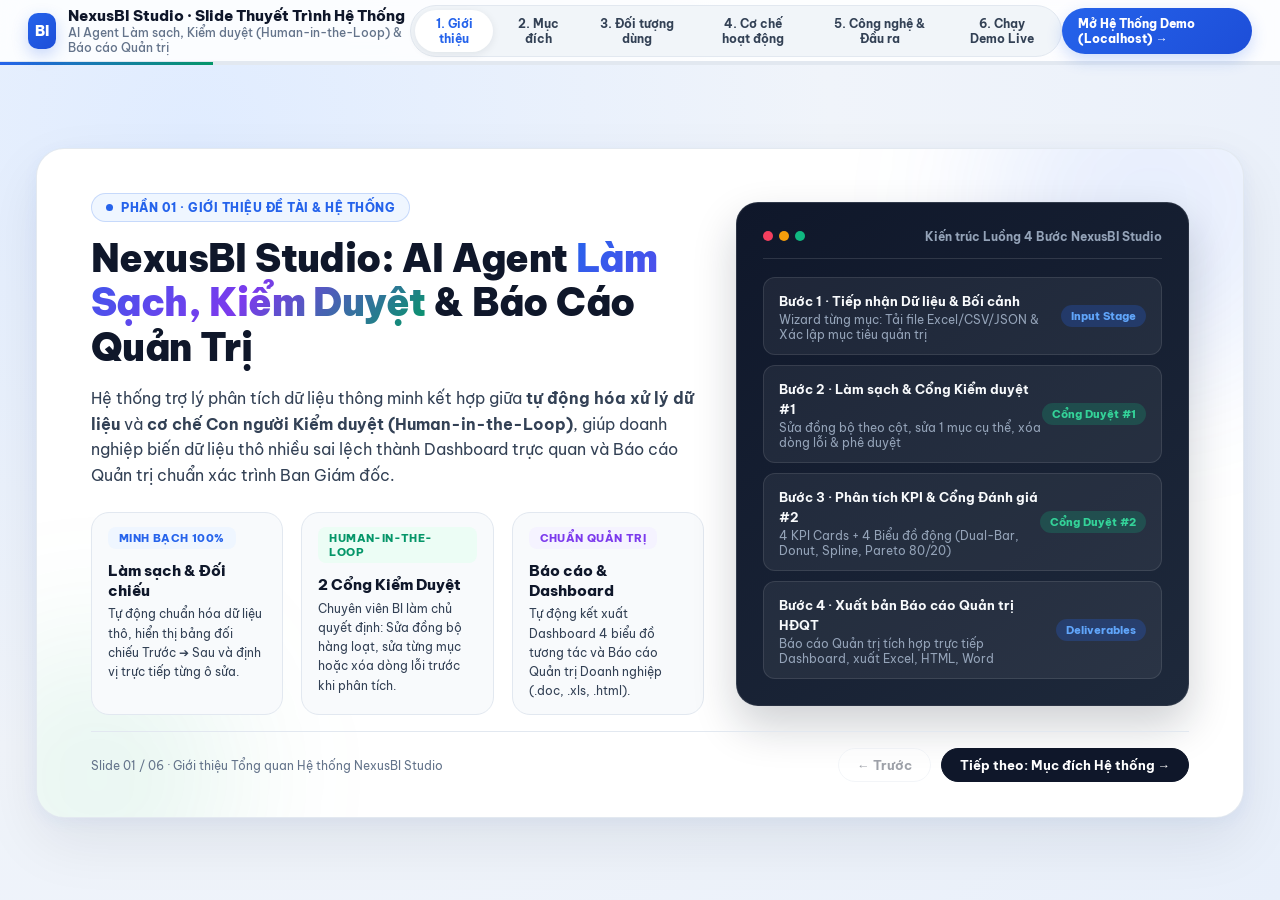
<file: slide.html>
<!DOCTYPE html>
<html lang="vi">
<head>
  <meta charset="UTF-8" />
  <meta name="viewport" content="width=device-width, initial-scale=1.0" />
  <title>Slide Thuyết Trình · Hệ Thống AI Agent Phân Tích & Quản Trị Dữ Liệu NexusBI</title>
  <link rel="preconnect" href="https://fonts.googleapis.com" />
  <link rel="preconnect" href="https://fonts.gstatic.com" crossorigin />
  <link href="https://fonts.googleapis.com/css2?family=Be+Vietnam+Pro:wght@400;500;600;700;800;900&display=swap" rel="stylesheet" />
  <style>
    :root {
      --bg-page: #f0f4fa;
      --bg-slide: #ffffff;
      --text-main: #0f172a;
      --text-sec: #334155;
      --text-muted: #64748b;
      --blue: #2563eb;
      --blue-dark: #1e3a8a;
      --blue-soft: #eff6ff;
      --emerald: #059669;
      --emerald-soft: #ecfdf5;
      --purple: #7c3aed;
      --purple-soft: #f5f3ff;
      --amber: #d97706;
      --amber-soft: #fffbeb;
      --rose: #e11d48;
      --rose-soft: #fff1f2;
      --border: #e2e8f0;
      --shadow-xl: 0 24px 60px rgba(15, 23, 42, 0.08), 0 4px 16px rgba(37, 99, 235, 0.05);
    }

    * {
      box-sizing: border-box;
      margin: 0;
      padding: 0;
    }

    body {
      font-family: 'Be Vietnam Pro', -apple-system, BlinkMacSystemFont, sans-serif;
      background: radial-gradient(circle at 15% 15%, #e0ecff 0%, #f0f4fa 48%, #e8effa 100%);
      color: var(--text-main);
      height: 100vh;
      overflow: hidden;
      display: flex;
      flex-direction: column;
      user-select: none;
    }

    /* TOP PRESENTATION BAR */
    .deck-topbar {
      height: 62px;
      padding: 0 28px;
      display: flex;
      align-items: center;
      justify-content: space-between;
      background: rgba(255, 255, 255, 0.85);
      backdrop-filter: blur(14px);
      border-bottom: 1px solid var(--border);
      z-index: 20;
      flex-shrink: 0;
    }

    .brand-left {
      display: flex;
      align-items: center;
      gap: 12px;
    }

    .brand-mark {
      width: 36px;
      height: 36px;
      border-radius: 10px;
      background: linear-gradient(135deg, #2563eb, #1d4ed8);
      color: #fff;
      font-weight: 900;
      font-size: 14px;
      display: flex;
      align-items: center;
      justify-content: center;
      box-shadow: 0 6px 16px rgba(37, 99, 235, 0.25);
    }

    .brand-title {
      font-size: 14.5px;
      font-weight: 800;
      color: var(--text-main);
    }

    .brand-sub {
      font-size: 11.5px;
      color: var(--text-muted);
      font-weight: 500;
    }

    /* Slide Navigation Pills */
    .slide-tabs {
      display: flex;
      align-items: center;
      gap: 6px;
      background: #f1f5f9;
      padding: 4px;
      border-radius: 999px;
      border: 1px solid var(--border);
    }

    .s-tab {
      border: none;
      background: transparent;
      color: var(--text-sec);
      font-family: inherit;
      font-size: 12px;
      font-weight: 700;
      padding: 6px 14px;
      border-radius: 999px;
      cursor: pointer;
      transition: all 0.2s ease;
    }

    .s-tab:hover {
      color: var(--blue);
    }

    .s-tab.active {
      background: #ffffff;
      color: var(--blue);
      box-shadow: 0 2px 8px rgba(15, 23, 42, 0.08);
    }

    .top-right-actions {
      display: flex;
      align-items: center;
      gap: 10px;
    }

    .btn-top-demo {
      text-decoration: none;
      background: linear-gradient(135deg, #2563eb, #1d4ed8);
      color: #fff;
      font-size: 12px;
      font-weight: 800;
      padding: 8px 16px;
      border-radius: 999px;
      box-shadow: 0 6px 16px rgba(37, 99, 235, 0.22);
      transition: all 0.2s ease;
      display: inline-flex;
      align-items: center;
      gap: 6px;
    }

    .btn-top-demo:hover {
      transform: translateY(-1px);
      box-shadow: 0 10px 22px rgba(37, 99, 235, 0.32);
    }

    /* PROGRESS BAR */
    .progress-track {
      height: 3px;
      background: #e2e8f0;
      width: 100%;
      flex-shrink: 0;
    }

    .progress-fill {
      height: 100%;
      background: linear-gradient(90deg, #2563eb, #059669);
      width: 16.66%;
      transition: width 0.35s cubic-bezier(0.22, 1, 0.36, 1);
    }

    /* SLIDE STAGE */
    .deck-stage {
      flex: 1;
      display: flex;
      align-items: center;
      justify-content: center;
      padding: 24px 36px;
      overflow: hidden;
      position: relative;
    }

    .slide-frame {
      width: 100%;
      max-width: 1220px;
      height: 100%;
      max-height: 670px;
      background: var(--bg-slide);
      border-radius: 28px;
      border: 1px solid rgba(226, 232, 240, 0.95);
      box-shadow: var(--shadow-xl);
      position: relative;
      overflow: hidden;
      display: none;
      flex-direction: column;
      justify-content: space-between;
      padding: 44px 54px 36px;
      animation: slideFadeIn 0.38s cubic-bezier(0.22, 1, 0.36, 1);
    }

    .slide-frame.active {
      display: flex;
    }

    @keyframes slideFadeIn {
      from {
        opacity: 0;
        transform: translateY(14px) scale(0.992);
      }
      to {
        opacity: 1;
        transform: translateY(0) scale(1);
      }
    }

    /* Ambient Orbs inside slide */
    .orb {
      position: absolute;
      border-radius: 50%;
      filter: blur(70px);
      pointer-events: none;
      z-index: 0;
    }
    .orb-blue {
      width: 340px;
      height: 340px;
      background: rgba(37, 99, 235, 0.11);
      top: -110px;
      right: -80px;
    }
    .orb-emerald {
      width: 280px;
      height: 280px;
      background: rgba(5, 150, 105, 0.09);
      bottom: -100px;
      left: -80px;
    }

    .slide-content {
      position: relative;
      z-index: 2;
      flex: 1;
      display: flex;
      flex-direction: column;
      justify-content: center;
    }

    /* Typography & Badges */
    .slide-kicker {
      display: inline-flex;
      align-items: center;
      gap: 8px;
      padding: 6px 14px;
      border-radius: 999px;
      font-size: 11.5px;
      font-weight: 800;
      letter-spacing: 0.5px;
      text-transform: uppercase;
      background: var(--blue-soft);
      color: var(--blue);
      border: 1px solid rgba(37, 99, 235, 0.2);
      width: fit-content;
      margin-bottom: 14px;
    }

    .kicker-dot {
      width: 7px;
      height: 7px;
      border-radius: 50%;
      background: var(--blue);
    }

    .slide-h1 {
      font-size: 38px;
      font-weight: 900;
      line-height: 1.18;
      letter-spacing: -0.6px;
      color: var(--text-main);
      margin-bottom: 16px;
    }

    .slide-h2 {
      font-size: 29px;
      font-weight: 800;
      line-height: 1.24;
      letter-spacing: -0.4px;
      color: var(--text-main);
      margin-bottom: 10px;
    }

    .text-gradient {
      background: linear-gradient(135deg, #2563eb 0%, #7c3aed 55%, #059669 100%);
      -webkit-background-clip: text;
      -webkit-text-fill-color: transparent;
    }

    .slide-lead {
      font-size: 15.5px;
      line-height: 1.65;
      color: var(--text-sec);
      max-width: 860px;
      margin-bottom: 24px;
    }

    /* Grids & Cards */
    .grid-2 {
      display: grid;
      grid-template-columns: 1.15fr 0.85fr;
      gap: 32px;
      align-items: center;
    }

    .grid-3 {
      display: grid;
      grid-template-columns: repeat(3, 1fr);
      gap: 18px;
    }

    .grid-4 {
      display: grid;
      grid-template-columns: repeat(4, 1fr);
      gap: 14px;
    }

    .info-card {
      background: #f8fafc;
      border: 1.5px solid var(--border);
      border-radius: 18px;
      padding: 20px 22px;
      transition: all 0.22s ease;
      height: 100%;
      display: flex;
      flex-direction: column;
      justify-content: flex-start;
    }

    .info-card:hover {
      background: #ffffff;
      border-color: rgba(37, 99, 235, 0.35);
      box-shadow: 0 12px 28px rgba(15, 23, 42, 0.06);
      transform: translateY(-2px);
    }

    .card-num {
      display: inline-flex;
      align-items: center;
      justify-content: center;
      padding: 4px 11px;
      border-radius: 8px;
      font-size: 11px;
      font-weight: 800;
      background: var(--blue-soft);
      color: var(--blue);
      width: fit-content;
      margin-bottom: 12px;
      text-transform: uppercase;
      letter-spacing: 0.4px;
    }

    .card-num.num-emerald { background: var(--emerald-soft); color: var(--emerald); }
    .card-num.num-purple { background: var(--purple-soft); color: var(--purple); }
    .card-num.num-amber { background: var(--amber-soft); color: var(--amber); }
    .card-num.num-rose { background: var(--rose-soft); color: var(--rose); }

    .info-card h3 {
      font-size: 16.5px;
      font-weight: 800;
      color: var(--text-main);
      margin-bottom: 8px;
      line-height: 1.35;
    }

    .info-card p {
      font-size: 13.2px;
      line-height: 1.6;
      color: var(--text-sec);
    }

    .clean-list {
      list-style: none;
      margin-top: 10px;
      display: flex;
      flex-direction: column;
      gap: 7px;
    }

    .clean-list li {
      font-size: 12.8px;
      color: var(--text-sec);
      padding-left: 16px;
      position: relative;
      line-height: 1.5;
    }

    .clean-list li::before {
      content: "";
      width: 6px;
      height: 6px;
      border-radius: 50%;
      background: var(--blue);
      position: absolute;
      left: 0;
      top: 7px;
    }

    /* Mockup Visual Box on Slide 1 */
    .hero-arch-box {
      background: linear-gradient(145deg, #0f172a 0%, #1e293b 100%);
      color: #ffffff;
      border-radius: 22px;
      padding: 26px;
      box-shadow: 0 20px 44px rgba(15, 23, 42, 0.2);
      border: 1px solid rgba(255, 255, 255, 0.1);
    }

    .arch-header {
      display: flex;
      align-items: center;
      justify-content: space-between;
      border-bottom: 1px solid rgba(255, 255, 255, 0.12);
      padding-bottom: 14px;
      margin-bottom: 18px;
    }

    .mac-dots {
      display: flex;
      gap: 6px;
    }
    .mac-dots span {
      width: 10px;
      height: 10px;
      border-radius: 50%;
      background: #475569;
    }
    .mac-dots span:nth-child(1) { background: #f43f5e; }
    .mac-dots span:nth-child(2) { background: #f59e0b; }
    .mac-dots span:nth-child(3) { background: #10b981; }

    .arch-step {
      background: rgba(255, 255, 255, 0.06);
      border: 1px solid rgba(255, 255, 255, 0.1);
      border-radius: 12px;
      padding: 12px 15px;
      margin-bottom: 10px;
      display: flex;
      align-items: center;
      justify-content: space-between;
    }

    .arch-step strong {
      font-size: 13px;
      color: #f8fafc;
    }

    .arch-step small {
      display: block;
      font-size: 11.5px;
      color: #94a3b8;
      margin-top: 2px;
    }

    .arch-badge {
      font-size: 10.5px;
      font-weight: 800;
      padding: 4px 10px;
      border-radius: 999px;
      background: rgba(37, 99, 235, 0.25);
      color: #60a5fa;
      white-space: nowrap;
    }

    .arch-badge.hitl {
      background: rgba(16, 185, 129, 0.22);
      color: #34d399;
    }

    /* Pipeline Diagram on Slide 4 */
    .pipeline-flow {
      display: grid;
      grid-template-columns: repeat(4, 1fr);
      gap: 14px;
      margin-top: 8px;
    }

    .pipe-stage {
      background: #f8fafc;
      border: 1.5px solid var(--border);
      border-radius: 18px;
      padding: 18px;
      position: relative;
    }

    .pipe-stage.hitl-stage {
      border-color: rgba(37, 99, 235, 0.4);
      background: linear-gradient(180deg, #eff6ff 0%, #ffffff 100%);
    }

    .pipe-head {
      display: flex;
      align-items: center;
      justify-content: space-between;
      margin-bottom: 10px;
    }

    .pipe-step-tag {
      font-size: 11px;
      font-weight: 900;
      color: #fff;
      background: var(--blue);
      padding: 3px 10px;
      border-radius: 999px;
    }

    .pipe-gate-tag {
      font-size: 10.5px;
      font-weight: 800;
      color: var(--emerald);
      background: var(--emerald-soft);
      padding: 3px 9px;
      border-radius: 999px;
      border: 1px solid rgba(5, 150, 105, 0.25);
    }

    .pipe-stage h4 {
      font-size: 15px;
      font-weight: 800;
      margin-bottom: 6px;
      color: var(--text-main);
    }

    .pipe-stage p {
      font-size: 12.4px;
      color: var(--text-sec);
      line-height: 1.55;
      margin-bottom: 10px;
    }

    .loop-box {
      font-size: 11.5px;
      background: #ffffff;
      border: 1px dashed #94a3b8;
      border-radius: 10px;
      padding: 8px 10px;
      color: var(--text-main);
      line-height: 1.45;
    }

    /* Final Demo Launch Slide */
    .final-cta-card {
      background: linear-gradient(135deg, #0f172a 0%, #1e3a8a 100%);
      color: #ffffff;
      border-radius: 24px;
      padding: 38px 44px;
      text-align: center;
      box-shadow: 0 24px 50px rgba(30, 58, 138, 0.25);
      margin-top: 8px;
    }

    .final-cta-card h3 {
      font-size: 26px;
      font-weight: 900;
      margin-bottom: 10px;
    }

    .final-cta-card p {
      font-size: 14.5px;
      color: #cbd5e1;
      max-width: 680px;
      margin: 0 auto 24px;
      line-height: 1.6;
    }

    .btn-launch-huge {
      display: inline-flex;
      align-items: center;
      gap: 12px;
      background: #10b981;
      color: #ffffff;
      text-decoration: none;
      font-size: 16px;
      font-weight: 800;
      padding: 16px 34px;
      border-radius: 999px;
      box-shadow: 0 12px 30px rgba(16, 185, 129, 0.4);
      transition: all 0.22s ease;
    }

    .btn-launch-huge:hover {
      background: #059669;
      transform: translateY(-2px) scale(1.01);
      box-shadow: 0 16px 36px rgba(16, 185, 129, 0.55);
    }

    /* Slide Footer Controls */
    .slide-footer {
      position: relative;
      z-index: 2;
      display: flex;
      align-items: center;
      justify-content: space-between;
      border-top: 1px solid var(--border);
      padding-top: 16px;
      margin-top: 16px;
      font-size: 12px;
      color: var(--text-muted);
    }

    .nav-controls {
      display: flex;
      align-items: center;
      gap: 10px;
    }

    .btn-nav {
      border: 1px solid var(--border);
      background: #ffffff;
      color: var(--text-main);
      font-family: inherit;
      font-size: 12.5px;
      font-weight: 700;
      padding: 8px 18px;
      border-radius: 999px;
      cursor: pointer;
      transition: all 0.18s ease;
    }

    .btn-nav:hover:not(:disabled) {
      border-color: var(--blue);
      color: var(--blue);
      background: var(--blue-soft);
    }

    .btn-nav.btn-next {
      background: var(--text-main);
      color: #ffffff;
      border-color: var(--text-main);
    }

    .btn-nav.btn-next:hover {
      background: var(--blue);
      border-color: var(--blue);
      color: #ffffff;
    }

    .btn-nav:disabled {
      opacity: 0.4;
      cursor: not-allowed;
    }

    @media (max-width: 980px) {
      body { height: auto; overflow: auto; }
      .slide-frame { max-height: none; padding: 28px; }
      .grid-2, .grid-3, .grid-4, .pipeline-flow { grid-template-columns: 1fr; }
      .slide-tabs { display: none; }
    }
  </style>
</head>
<body>

  <!-- THANH ĐIỀU HƯỚNG TRÊN CÙNG -->
  <header class="deck-topbar">
    <div class="brand-left">
      <div class="brand-mark">BI</div>
      <div>
        <div class="brand-title">NexusBI Studio · Slide Thuyết Trình Hệ Thống</div>
        <div class="brand-sub">AI Agent Làm sạch, Kiểm duyệt (Human-in-the-Loop) &amp; Báo cáo Quản trị</div>
      </div>
    </div>

    <nav class="slide-tabs" id="slideTabsNav">
      <button type="button" class="s-tab active" onclick="goSlide(0)">1. Giới thiệu</button>
      <button type="button" class="s-tab" onclick="goSlide(1)">2. Mục đích</button>
      <button type="button" class="s-tab" onclick="goSlide(2)">3. Đối tượng dùng</button>
      <button type="button" class="s-tab" onclick="goSlide(3)">4. Cơ chế hoạt động</button>
      <button type="button" class="s-tab" onclick="goSlide(4)">5. Công nghệ &amp; Đầu ra</button>
      <button type="button" class="s-tab" onclick="goSlide(5)">6. Chạy Demo Live</button>
    </nav>

    <div class="top-right-actions">
      <a href="/index.html" class="btn-top-demo">Mở Hệ Thống Demo (Localhost) →</a>
    </div>
  </header>

  <div class="progress-track">
    <div class="progress-fill" id="progressBarFill"></div>
  </div>

  <!-- KHUNG TRÌNH CHIẾU SLIDE -->
  <main class="deck-stage">

    <!-- ==================================================================
         SLIDE 1: GIỚI THIỆU TỔNG QUAN (INTRODUCTION)
         ================================================================== -->
    <section class="slide-frame active" data-slide="0">
      <div class="orb orb-blue"></div>
      <div class="orb orb-emerald"></div>

      <div class="slide-content">
        <div class="grid-2">
          <div>
            <div class="slide-kicker">
              <span class="kicker-dot"></span>
              <span>PHẦN 01 · GIỚI THIỆU ĐỀ TÀI &amp; HỆ THỐNG</span>
            </div>
            <h1 class="slide-h1">
              NexusBI Studio: AI Agent <span class="text-gradient">Làm Sạch, Kiểm Duyệt</span> &amp; Báo Cáo Quản Trị
            </h1>
            <p class="slide-lead">
              Hệ thống trợ lý phân tích dữ liệu thông minh kết hợp giữa <strong>tự động hóa xử lý dữ liệu</strong> và <strong>cơ chế Con người Kiểm duyệt (Human-in-the-Loop)</strong>, giúp doanh nghiệp biến dữ liệu thô nhiều sai lệch thành Dashboard trực quan và Báo cáo Quản trị chuẩn xác trình Ban Giám đốc.
            </p>

            <div class="grid-3" style="margin-top: 12px;">
              <div class="info-card" style="padding: 14px 16px;">
                <span class="card-num">Minh bạch 100%</span>
                <h3 style="font-size:14.5px;margin-bottom:4px;">Làm sạch &amp; Đối chiếu</h3>
                <p style="font-size:12px;">Tự động chuẩn hóa dữ liệu thô, hiển thị bảng đối chiếu Trước ➔ Sau và định vị trực tiếp từng ô sửa.</p>
              </div>
              <div class="info-card" style="padding: 14px 16px;">
                <span class="card-num num-emerald">Human-in-the-Loop</span>
                <h3 style="font-size:14.5px;margin-bottom:4px;">2 Cổng Kiểm Duyệt</h3>
                <p style="font-size:12px;">Chuyên viên BI làm chủ quyết định: Sửa đồng bộ hàng loạt, sửa từng mục hoặc xóa dòng lỗi trước khi phân tích.</p>
              </div>
              <div class="info-card" style="padding: 14px 16px;">
                <span class="card-num num-purple">Chuẩn Quản Trị</span>
                <h3 style="font-size:14.5px;margin-bottom:4px;">Báo cáo &amp; Dashboard</h3>
                <p style="font-size:12px;">Tự động kết xuất Dashboard 4 biểu đồ tương tác và Báo cáo Quản trị Doanh nghiệp (.doc, .xls, .html).</p>
              </div>
            </div>
          </div>

          <div class="hero-arch-box">
            <div class="arch-header">
              <div class="mac-dots"><span></span><span></span><span></span></div>
              <span style="font-size:11.5px;font-weight:700;color:#94a3b8;">Kiến trúc Luồng 4 Bước NexusBI Studio</span>
            </div>

            <div class="arch-step">
              <div>
                <strong>Bước 1 · Tiếp nhận Dữ liệu &amp; Bối cảnh</strong>
                <small>Wizard từng mục: Tải file Excel/CSV/JSON &amp; Xác lập mục tiêu quản trị</small>
              </div>
              <span class="arch-badge">Input Stage</span>
            </div>

            <div class="arch-step">
              <div>
                <strong>Bước 2 · Làm sạch &amp; Cổng Kiểm duyệt #1</strong>
                <small>Sửa đồng bộ theo cột, sửa 1 mục cụ thể, xóa dòng lỗi &amp; phê duyệt</small>
              </div>
              <span class="arch-badge hitl">Cổng Duyệt #1</span>
            </div>

            <div class="arch-step">
              <div>
                <strong>Bước 3 · Phân tích KPI &amp; Cổng Đánh giá #2</strong>
                <small>4 KPI Cards + 4 Biểu đồ động (Dual-Bar, Donut, Spline, Pareto 80/20)</small>
              </div>
              <span class="arch-badge hitl">Cổng Duyệt #2</span>
            </div>

            <div class="arch-step" style="margin-bottom:0;">
              <div>
                <strong>Bước 4 · Xuất bản Báo cáo Quản trị HĐQT</strong>
                <small>Báo cáo Quản trị tích hợp trực tiếp Dashboard, xuất Excel, HTML, Word</small>
              </div>
              <span class="arch-badge">Deliverables</span>
            </div>
          </div>
        </div>
      </div>

      <footer class="slide-footer">
        <span>Slide 01 / 06 · Giới thiệu Tổng quan Hệ thống NexusBI Studio</span>
        <div class="nav-controls">
          <button type="button" class="btn-nav" disabled>← Trước</button>
          <button type="button" class="btn-nav btn-next" onclick="nextSlide()">Tiếp theo: Mục đích Hệ thống →</button>
        </div>
      </footer>
    </section>

    <!-- ==================================================================
         SLIDE 2: MỤC ĐÍCH XÂY DỰNG HỆ THỐNG (PURPOSE & PROBLEM SOLVED)
         ================================================================== -->
    <section class="slide-frame" data-slide="1">
      <div class="orb orb-blue"></div>
      <div class="orb orb-emerald"></div>

      <div class="slide-content">
        <div class="slide-kicker">
          <span class="kicker-dot"></span>
          <span>PHẦN 02 · MỤC ĐÍCH &amp; BÀI TOÁN GIẢI QUYẾT</span>
        </div>
        <h2 class="slide-h2">Tại sao cần xây dựng AI Agent Phân tích Dữ liệu có Con người Kiểm duyệt?</h2>
        <p class="slide-lead">
          Trong thực tế doanh nghiệp, dữ liệu thô từ các phòng ban luôn chứa nhiều lỗi bẩn; trong khi đó các công cụ AI tự động hoàn toàn lại dễ gặp rủi ro "ảo giác số liệu" nếu thiếu bước thẩm định của chuyên viên nghiệp vụ.
        </p>

        <div class="grid-3">
          <div class="info-card">
            <span class="card-num num-rose">Bài toán thực tế #1</span>
            <h3>Giải quyết triệt để dữ liệu thô "bẩn" &amp; không đồng nhất</h3>
            <p>Dữ liệu bán lẻ, nhân sự, marketing thường gặp tình trạng:</p>
            <ul class="clean-list">
              <li>Bản ghi bị nhân bản trùng mã đơn hàng / mã nhân viên làm sai lệch tổng doanh thu.</li>
              <li>Tên khu vực, phòng ban viết tắt lộn xộn (<em>HN / ha noi / Hà Nội</em>, <em>IT / cntt</em>).</li>
              <li>Ô bị bỏ trống, định dạng ngày sai lịch (<em>2026-99-99</em>), số lượng âm hoặc giá trị ngoại lai (<em>999.999.999đ</em>).</li>
            </ul>
          </div>

          <div class="info-card">
            <span class="card-num num-blue">Mục đích cốt lõi #2</span>
            <h3>Đặt Chuyên viên BI làm trung tâm kiểm soát (Human-in-the-Loop)</h3>
            <p>Khắc phục nhược điểm "hộp đen" của AI thông thường bằng quyền kiểm soát chủ động:</p>
            <ul class="clean-list">
              <li><strong>Định vị lỗi tức thì:</strong> Ấn vào thẻ nhật ký là cuộn và nháy sáng đúng ô vừa sửa trên bảng.</li>
              <li><strong>Sửa đồng bộ &amp; Sửa 1 mục:</strong> Cập nhật hàng loạt theo cột/điều kiện hoặc chỉnh sửa/xóa từng dòng cụ thể.</li>
              <li>Chỉ khi con người bấm <strong>"CÓ – Hợp lệ"</strong> dữ liệu mới được chuyển sang bước phân tích.</li>
            </ul>
          </div>

          <div class="info-card">
            <span class="card-num num-emerald">Giá trị Quản trị #3</span>
            <h3>Chuẩn hóa Báo cáo Quản trị trình Ban Giám đốc</h3>
            <p>Rút ngắn 80% thời gian từ lúc nhận file thô đến khi có bộ báo cáo hoàn chỉnh:</p>
            <ul class="clean-list">
              <li>Tự động hóa thống kê mô tả (Mean, Median, Std, Min-Max, IQR) và phân hạng Pareto ABC.</li>
              <li>Kết xuất văn bản <strong>Báo cáo Quản trị Doanh nghiệp</strong> kèm trực tiếp Dashboard biểu đồ.</li>
              <li>Đề xuất lộ trình hành động 30-60-90 ngày gắn với đơn vị phụ trách và KPI cụ thể.</li>
            </ul>
          </div>
        </div>
      </div>

      <footer class="slide-footer">
        <span>Slide 02 / 06 · Mục đích &amp; Giá trị Cốt lõi của Hệ thống</span>
        <div class="nav-controls">
          <button type="button" class="btn-nav" onclick="prevSlide()">← Trước</button>
          <button type="button" class="btn-nav btn-next" onclick="nextSlide()">Tiếp theo: Đối tượng Sử dụng →</button>
        </div>
      </footer>
    </section>

    <!-- ==================================================================
         SLIDE 3: ĐỐI TƯỢNG SỬ DỤNG (TARGET USERS)
         ================================================================== -->
    <section class="slide-frame" data-slide="2">
      <div class="orb orb-blue"></div>
      <div class="orb orb-emerald"></div>

      <div class="slide-content">
        <div class="slide-kicker">
          <span class="kicker-dot"></span>
          <span>PHẦN 03 · ĐỐI TƯỢNG SỬ DỤNG HỆ THỐNG</span>
        </div>
        <h2 class="slide-h2">Hệ thống phục vụ những nhóm đối tượng nào trong Doanh nghiệp?</h2>
        <p class="slide-lead">
          NexusBI Studio được thiết kế chuyên biệt cho 3 nhóm vai trò từ cấp tác nghiệp dữ liệu, quản lý bộ phận cho đến cấp lãnh đạo ra quyết định chiến lược.
        </p>

        <div class="grid-3">
          <div class="info-card">
            <span class="card-num">Nhóm đối tượng #1</span>
            <h3>Chuyên viên BI &amp; Phân tích Dữ liệu (BI / Data Analysts)</h3>
            <p>Người trực tiếp vận hành hệ thống và cầm chìa khóa tại 2 Cổng Kiểm duyệt:</p>
            <ul class="clean-list">
              <li>Tiếp nhận file dữ liệu thô từ các nguồn Excel, CSV, JSON hoặc Google Sheets.</li>
              <li>Kiểm tra đối chiếu từng ô dữ liệu trước và sau làm sạch.</li>
              <li>Sử dụng công cụ <strong>Sửa đồng bộ theo cột</strong>, <strong>Sửa 1 mục</strong> hoặc ra lệnh xóa dòng bẩn trước khi phê duyệt.</li>
            </ul>
          </div>

          <div class="info-card">
            <span class="card-num num-purple">Nhóm đối tượng #2</span>
            <h3>Trưởng Bộ phận Nghiệp vụ (Kinh doanh, Nhân sự, Marketing)</h3>
            <p>Người sử dụng Dashboard để theo dõi sức khỏe vận hành của đơn vị mình:</p>
            <ul class="clean-list">
              <li><strong>Khối Bán lẻ &amp; B2B:</strong> Theo dõi doanh thu thuần, giá vốn, lợi nhuận theo khu vực &amp; kênh bán.</li>
              <li><strong>Khối Nhân sự (HR):</strong> Rà soát quỹ lương, thưởng và hiệu suất KPI theo phòng ban.</li>
              <li><strong>Khối Marketing:</strong> Đánh giá hiệu quả chi phí quảng cáo (ROAS) và tỷ trọng đóng góp đa kênh.</li>
            </ul>
          </div>

          <div class="info-card">
            <span class="card-num num-emerald">Nhóm đối tượng #3</span>
            <h3>Hội đồng Quản trị &amp; Ban Tổng Giám đốc (C-Level / BOD)</h3>
            <p>Người thụ hưởng sản phẩm cuối cùng tại Bước 4 để ra quyết định điều hành:</p>
            <ul class="clean-list">
              <li>Đọc <strong>Báo cáo Quản trị Doanh nghiệp</strong> chuẩn thể thức văn bản có nhúng sẵn Dashboard trực quan.</li>
              <li>Nắm bắt nhanh điểm nghẽn vận hành và rủi ro tập trung nguồn thu (Pareto 80/20).</li>
              <li>Phê duyệt lộ trình quyết sách quản trị <strong>30 - 60 - 90 ngày</strong> đã được lượng hóa bằng KPI.</li>
            </ul>
          </div>
        </div>
      </div>

      <footer class="slide-footer">
        <span>Slide 03 / 06 · Đối tượng Sử dụng Hệ thống</span>
        <div class="nav-controls">
          <button type="button" class="btn-nav" onclick="prevSlide()">← Trước</button>
          <button type="button" class="btn-nav btn-next" onclick="nextSlide()">Tiếp theo: Cơ chế Hoạt động →</button>
        </div>
      </footer>
    </section>

    <!-- ==================================================================
         SLIDE 4: NỘI DUNG & CƠ CHẾ HOẠT ĐỘNG (OPERATING MECHANISM)
         ================================================================== -->
    <section class="slide-frame" data-slide="3">
      <div class="orb orb-blue"></div>
      <div class="orb orb-emerald"></div>

      <div class="slide-content">
        <div class="slide-kicker">
          <span class="kicker-dot"></span>
          <span>PHẦN 04 · NỘI DUNG &amp; CƠ CHẾ HOẠT ĐỘNG</span>
        </div>
        <h2 class="slide-h2">Cơ chế Pipeline 4 Bước Khép Kín &amp; 2 Vòng Lặp Kiểm Duyệt (HITL)</h2>
        <p class="slide-lead" style="margin-bottom:16px;">
          Hệ thống hoạt động theo kiến trúc <strong>State-Gated Pipeline</strong>: các bước sau bị khóa an toàn cho đến khi Chuyên viên BI nghiệm thu kết quả ở bước trước.
        </p>

        <div class="pipeline-flow">
          <div class="pipe-stage">
            <div class="pipe-head">
              <span class="pipe-step-tag">BƯỚC 1</span>
              <span style="font-size:11px;font-weight:700;color:var(--text-muted);">Wizard 2 Mục</span>
            </div>
            <h4>Nhập Dữ liệu &amp; Bối cảnh</h4>
            <p>Thiết kế tuần tự từng mục một để tránh quá tải thông tin:</p>
            <div class="loop-box">
              <strong>• Mục 1:</strong> Tải file thực tế hoặc chọn bộ mẫu; tự động quét cấu trúc cột &amp; đếm số lỗi bẩn.<br/>
              <strong>• Mục 2:</strong> Chọn mục tiêu báo cáo &amp; mô tả bối cảnh quản trị doanh nghiệp.
            </div>
          </div>

          <div class="pipe-stage hitl-stage">
            <div class="pipe-head">
              <span class="pipe-step-tag">BƯỚC 2</span>
              <span class="pipe-gate-tag">Cổng Kiểm Duyệt #1</span>
            </div>
            <h4>Làm Sạch &amp; Sửa Đồng Bộ</h4>
            <p>Khử trùng lặp, chuẩn hóa ngày ISO, tiền tệ, đồng nghĩa, xử lý số âm &amp; ngoại lai.</p>
            <div class="loop-box">
              <strong>• Ấn "KHÔNG":</strong> Mở trạm <strong>Sửa Đồng Bộ Hàng Loạt</strong>, <strong>Sửa 1 Mục Cụ Thể</strong> hoặc <strong>Xóa dòng lỗi</strong>.<br/>
              <strong>• Ấn "CÓ":</strong> Mở khóa Bước 3.
            </div>
          </div>

          <div class="pipe-stage hitl-stage">
            <div class="pipe-head">
              <span class="pipe-step-tag">BƯỚC 3</span>
              <span class="pipe-gate-tag">Cổng Đánh Giá #2</span>
            </div>
            <h4>Dashboard &amp; Nghiệm Thu KQ</h4>
            <p>Tổng hợp 4 thẻ KPI, tỷ suất ROS, 4 biểu đồ chuyển động &amp; bảng giải pháp.</p>
            <div class="loop-box">
              <strong>• Ấn "KHÔNG":</strong> Nhập yêu cầu điều chỉnh trọng tâm để Agent phân tích lại.<br/>
              <strong>• Ấn "CÓ":</strong> Nghiệm thu &amp; mở khóa Bước 4.
            </div>
          </div>

          <div class="pipe-stage">
            <div class="pipe-head">
              <span class="pipe-step-tag" style="background:var(--emerald);">BƯỚC 4</span>
              <span style="font-size:11px;font-weight:700;color:var(--emerald);">Xuất Bản</span>
            </div>
            <h4>Báo Cáo Quản Trị + Dashboard</h4>
            <p>Hợp nhất văn bản Báo cáo Quản trị 6 phần và toàn bộ biểu đồ Dashboard.</p>
            <div class="loop-box">
              <strong>• Xuất 3 định dạng:</strong><br/>
              1. Excel Dữ liệu Sạch 3 Sheet (.xls)<br/>
              2. Dashboard &amp; Báo cáo (.html)<br/>
              3. Báo cáo Word có hình biểu đồ (.doc)
            </div>
          </div>
        </div>
      </div>

      <footer class="slide-footer">
        <span>Slide 04 / 06 · Cơ chế Hoạt động &amp; Luồng Kiểm duyệt Human-in-the-Loop</span>
        <div class="nav-controls">
          <button type="button" class="btn-nav" onclick="prevSlide()">← Trước</button>
          <button type="button" class="btn-nav btn-next" onclick="nextSlide()">Tiếp theo: Kỹ thuật Làm sạch &amp; Đầu ra →</button>
        </div>
      </footer>
    </section>

    <!-- ==================================================================
         SLIDE 5: CHI TIẾT CƠ CHẾ LÀM SẠCH & BÁO CÁO ĐẦU RA
         ================================================================== -->
    <section class="slide-frame" data-slide="4">
      <div class="orb orb-blue"></div>
      <div class="orb orb-emerald"></div>

      <div class="slide-content">
        <div class="slide-kicker">
          <span class="kicker-dot"></span>
          <span>PHẦN 05 · CƠ CHẾ KỸ THUẬT &amp; SẢN PHẨM ĐẦU RA</span>
        </div>
        <h2 class="slide-h2">Điểm nhấn Kỹ thuật trong Xử lý Dữ liệu &amp; Xuất bản Báo cáo</h2>
        <p class="slide-lead" style="margin-bottom:18px;">
          Mọi thao tác sửa đổi của Chuyên viên BI đều tự động tính toán lại các cột dẫn xuất, cập nhật thống kê mô tả và kết xuất hình ảnh biểu đồ thực tế vào file Word/HTML.
        </p>

        <div class="grid-4">
          <div class="info-card" style="padding:16px 18px;">
            <span class="card-num">Cơ chế #1</span>
            <h3 style="font-size:15px;">Định vị Ô Lỗi Tương Tác (Spotlight Jump)</h3>
            <p style="font-size:12.4px;">
              Thay vì phải tự dò tìm trên bảng lớn, thanh <strong>Định vị nhanh các mục đã làm sạch</strong> cho phép bấm vào bất kỳ thẻ nào để tự động cuộn tới và nháy sáng đúng dòng &amp; cột đó.
            </p>
          </div>

          <div class="info-card" style="padding:16px 18px;">
            <span class="card-num num-purple">Cơ chế #2</span>
            <h3 style="font-size:15px;">Sửa Đồng Bộ &amp; Tự Tính Lại Cột Dẫn Xuất</h3>
            <p style="font-size:12.4px;">
              Khi sửa đồng bộ theo cột (thay thế giá trị, tăng/giảm %) hoặc sửa 1 mục, hệ thống tự động tính lại <code>Net_Sales_VND</code>, <code>Cost_VND</code>, <code>Profit_VND</code> và cập nhật điểm chất lượng.
            </p>
          </div>

          <div class="info-card" style="padding:16px 18px;">
            <span class="card-num num-amber">Cơ chế #3</span>
            <h3 style="font-size:15px;">4 Biểu Đồ SVG Tương Tác Thời Gian Thực</h3>
            <p style="font-size:12.4px;">
              Bao gồm: Biểu đồ Cột kép Doanh thu - Lợi nhuận, Biểu đồ Donut 360°, Đường cong Cubic-Bezier Spline theo kỳ và Biểu đồ Kết hợp Cột &amp; Đường tích lũy Pareto 80/20.
            </p>
          </div>

          <div class="info-card" style="padding:16px 18px;">
            <span class="card-num num-emerald">Cơ chế #4</span>
            <h3 style="font-size:15px;">Kết Xuất Báo Cáo Lưu Kèm Cả Dashboard</h3>
            <p style="font-size:12.4px;">
              Khi lưu Báo cáo Quản trị sang file <strong>Word (.doc)</strong> hoặc <strong>HTML (.html)</strong>, hệ thống tự động chuyển đổi toàn bộ 4 thẻ KPI và 4 biểu đồ SVG sang hình ảnh PNG sắc nét nhúng thẳng vào văn bản.
            </p>
          </div>
        </div>
      </div>

      <footer class="slide-footer">
        <span>Slide 05 / 06 · Cơ chế Kỹ thuật &amp; Sản phẩm Đầu ra</span>
        <div class="nav-controls">
          <button type="button" class="btn-nav" onclick="prevSlide()">← Trước</button>
          <button type="button" class="btn-nav btn-next" onclick="nextSlide()">Tiếp theo: Chuyển sang Chạy Demo →</button>
        </div>
      </footer>
    </section>

    <!-- ==================================================================
         SLIDE 6: KẾT LUẬN & NÚT CHUYỂN SANG LOCALHOST DEMO
         ================================================================== -->
    <section class="slide-frame" data-slide="5">
      <div class="orb orb-blue"></div>
      <div class="orb orb-emerald"></div>

      <div class="slide-content">
        <div class="slide-kicker">
          <span class="kicker-dot"></span>
          <span>PHẦN 06 · TRẢI NGHIỆM THỰC TẾ TRÊN LOCALHOST</span>
        </div>
        <h2 class="slide-h2">Sẵn sàng Trình diễn Demo Hệ thống NexusBI Studio</h2>
        <p class="slide-lead" style="margin-bottom:14px;">
          Toàn bộ quy trình 4 bước từ Nhập dữ liệu (Wizard từng mục) ➔ Làm sạch &amp; Kiểm duyệt (Sửa đồng bộ / Sửa 1 mục / Định vị ô lỗi) ➔ Phân tích Dashboard ➔ Xuất Báo cáo Quản trị kèm Dashboard đã sẵn sàng trên Localhost.
        </p>

        <div class="grid-3" style="margin-bottom: 16px;">
          <div class="info-card" style="padding:14px 16px;">
            <span class="card-num">Kịch bản Demo #1</span>
            <h3 style="font-size:14.5px;margin-bottom:4px;">Bán lẻ &amp; Thương mại Điện tử</h3>
            <p style="font-size:12px;">32 đơn hàng có lỗi trùng mã, thiếu chiết khấu, sai ngày ISO, số lượng âm &amp; giá ngoại lai 999 triệu.</p>
          </div>
          <div class="info-card" style="padding:14px 16px;">
            <span class="card-num num-amber">Kịch bản Demo #2</span>
            <h3 style="font-size:14.5px;margin-bottom:4px;">Nhân sự &amp; Quỹ lương (HR BI)</h3>
            <p style="font-size:12px;">16 hồ sơ nhân sự có tên phòng ban không đồng nhất (IT/cntt), thiếu thưởng, lương âm &amp; điểm vượt ngưỡng.</p>
          </div>
          <div class="info-card" style="padding:14px 16px;">
            <span class="card-num num-purple">Kịch bản Demo #3</span>
            <h3 style="font-size:14.5px;margin-bottom:4px;">Chiến dịch Marketing Đa kênh</h3>
            <p style="font-size:12px;">13 chiến dịch quảng cáo viết tắt kênh (FB/fb_ads), chi phí âm &amp; doanh thu ngoại lai cần chuẩn hóa ROAS.</p>
          </div>
        </div>

        <div class="final-cta-card">
          <h3>Trải Nghiệm Trực Tiếp Hệ Thống Trên Localhost</h3>
          <p>
            Bấm vào nút bên dưới để chuyển ngay sang giao diện làm việc chính của <strong>NexusBI Studio</strong> trên Localhost và bắt đầu chạy thử nghiệm trực tiếp.
          </p>
          <a href="/index.html" class="btn-launch-huge">
            <span>Chuyển Sang Hệ Thống Localhost Để Chạy Demo Ngay</span>
            <span>→</span>
          </a>
        </div>
      </div>

      <footer class="slide-footer">
        <span>Slide 06 / 06 · Sẵn sàng Chạy Demo Trực tiếp</span>
        <div class="nav-controls">
          <button type="button" class="btn-nav" onclick="prevSlide()">← Quay lại Slide 5</button>
          <a href="/index.html" class="btn-nav btn-next" style="text-decoration:none;">Mở Localhost Chạy Demo →</a>
        </div>
      </footer>
    </section>

  </main>

  <script>
    let currentSlide = 0;
    const slides = document.querySelectorAll('.slide-frame');
    const tabs = document.querySelectorAll('.s-tab');
    const progressFill = document.getElementById('progressBarFill');

    function goSlide(index) {
      if (index < 0 || index >= slides.length) return;
      currentSlide = index;
      slides.forEach((s, i) => s.classList.toggle('active', i === currentSlide));
      tabs.forEach((t, i) => t.classList.toggle('active', i === currentSlide));
      if (progressFill) {
        progressFill.style.width = (((currentSlide + 1) / slides.length) * 100).toFixed(2) + '%';
      }
    }

    function nextSlide() {
      if (currentSlide < slides.length - 1) goSlide(currentSlide + 1);
    }

    function prevSlide() {
      if (currentSlide > 0) goSlide(currentSlide - 1);
    }

    document.addEventListener('keydown', (e) => {
      if (e.key === 'ArrowRight' || e.key === 'PageDown' || e.key === ' ') {
        if (currentSlide < slides.length - 1) {
          e.preventDefault();
          nextSlide();
        }
      } else if (e.key === 'ArrowLeft' || e.key === 'PageUp') {
        if (currentSlide > 0) {
          e.preventDefault();
          prevSlide();
        }
      }
    });
  </script>
</body>
</html>
</file>
